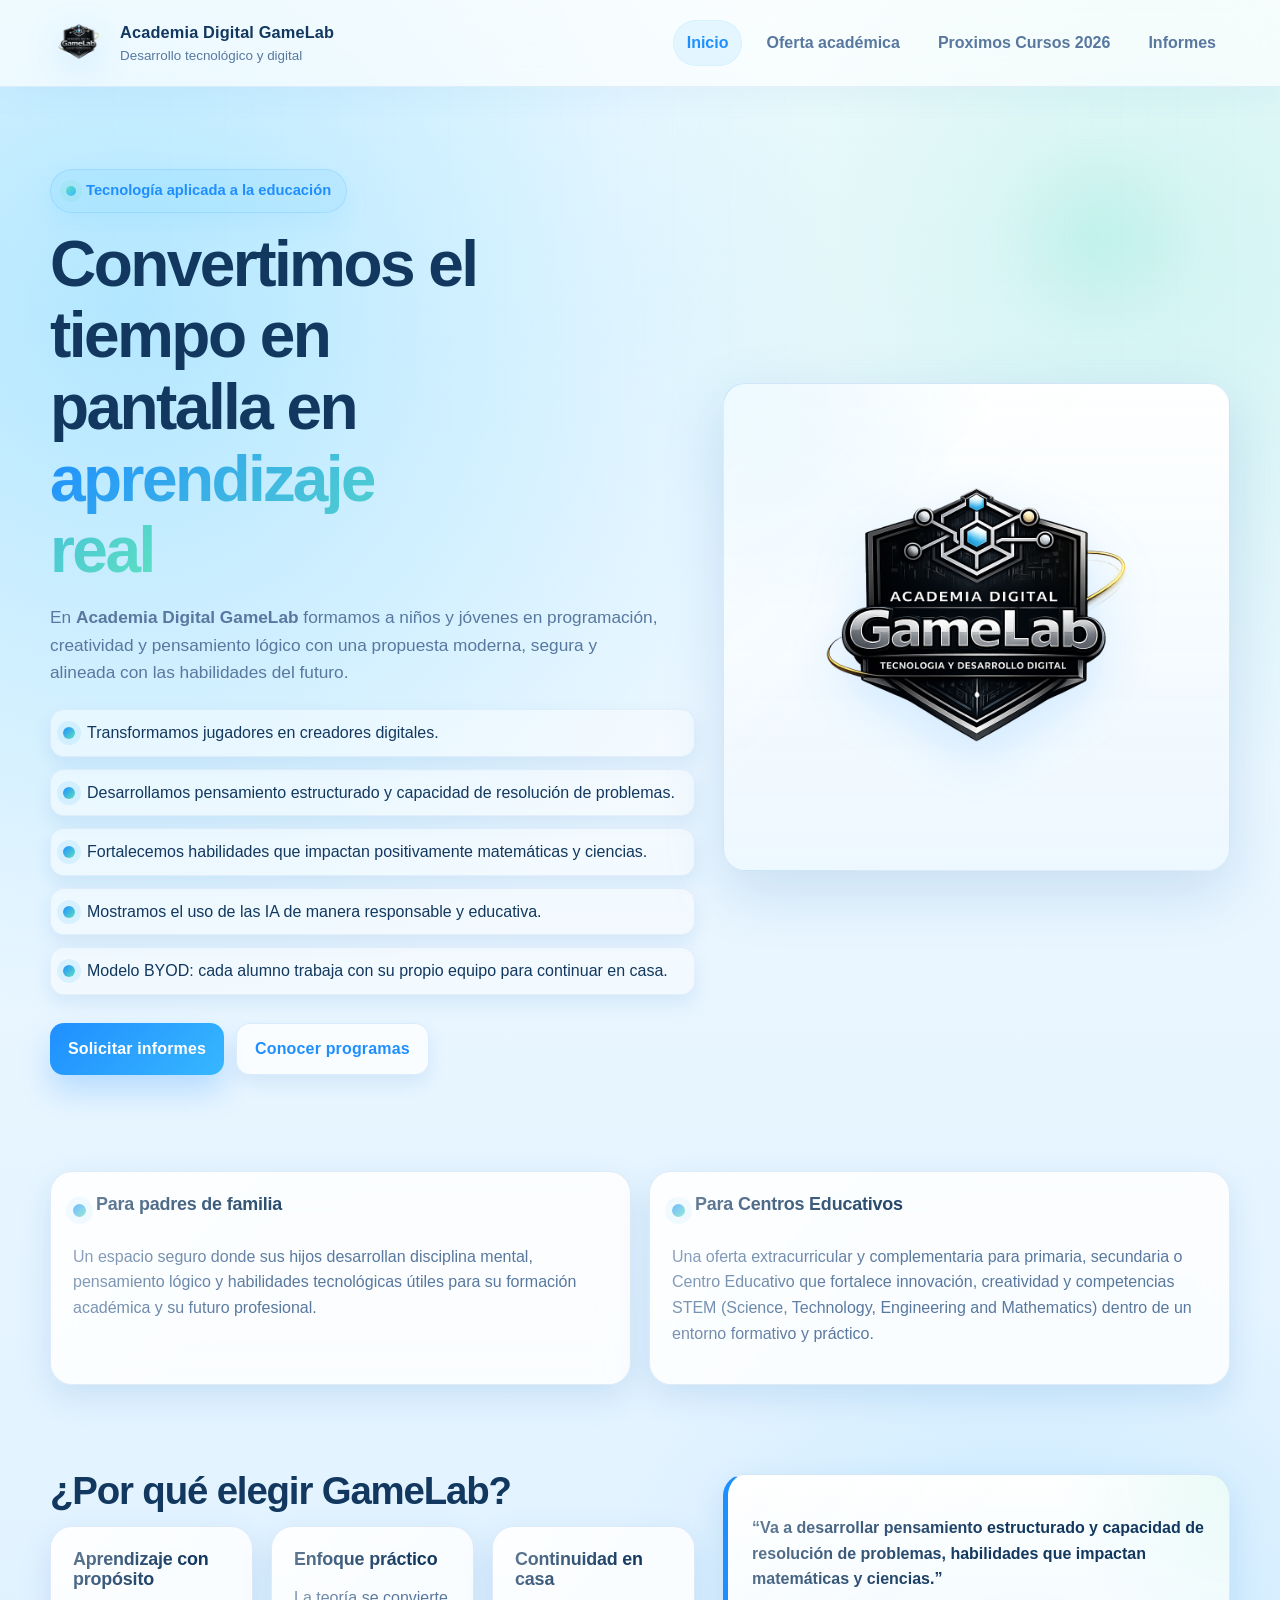
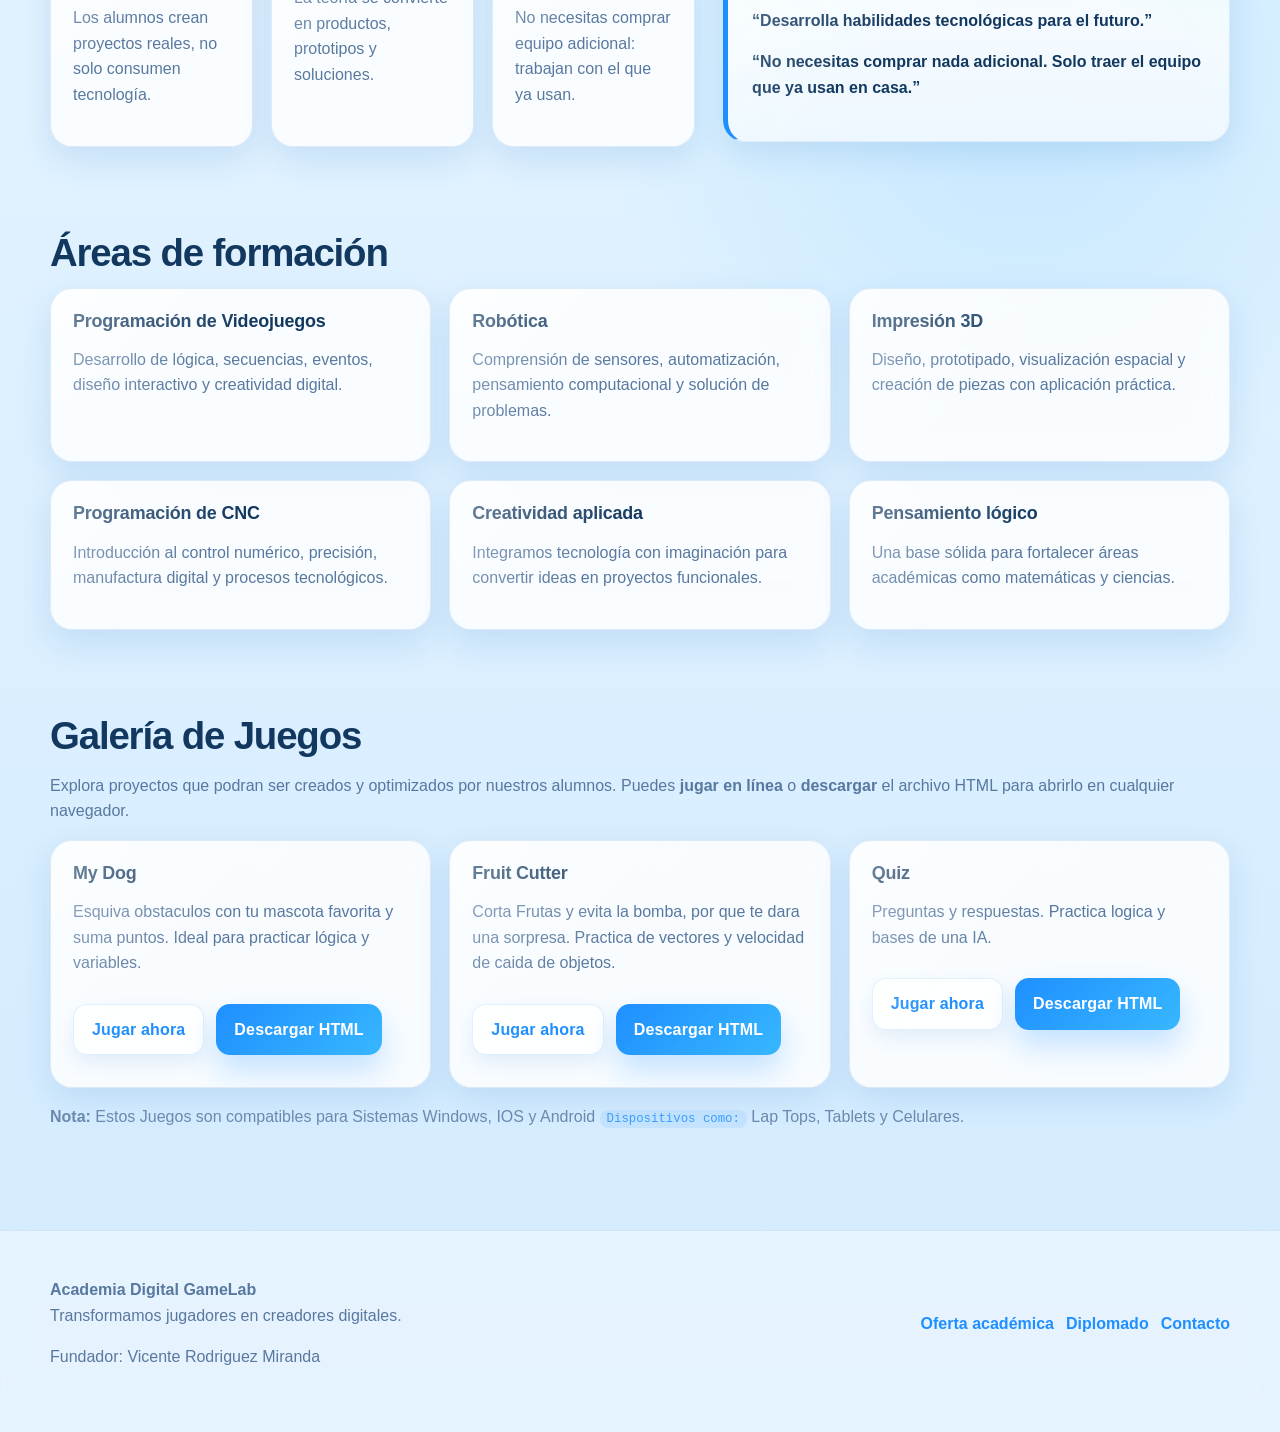
<file: index.html>
<!DOCTYPE html>
<html lang="es">
<head>
  <meta charset="UTF-8" />
  <meta name="viewport" content="width=device-width, initial-scale=1.0" />
  <meta name="description" content="Academia Digital GameLab: formación tecnológica para niños y jóvenes en programación de videojuegos, robótica, impresión 3D y CNC." />
  <title>Academia Digital GameLab | Formación tecnológica para niños y jóvenes</title>
  <link rel="stylesheet" href="styles.css" />
</head>
<body>
  <header>
    <div class="container navbar">
      <a class="brand" href="index.html">
        <img src="logo-gamelab.png" alt="Logo Academia Digital GameLab" />
        <div>
          <strong>Academia Digital GameLab</strong>
          <span>Desarrollo tecnológico y digital</span>
        </div>
      </a>
      <nav>
        <a class="active" href="index.html">Inicio</a>
        <a href="oferta-academica.html">Oferta académica</a>
        <a href="diplomado-abril.html">Proximos Cursos 2026</a>
        <a href="contacto.html">Informes</a>
      </nav>
    </div>
  </header>

  <main>
    <section class="hero">
      <div class="container hero-grid">
        <div>
          <div class="badge">Tecnología aplicada a la educación</div>
          <h1>Convertimos el tiempo en pantalla en <span class="highlight">aprendizaje real</span></h1>
          <p class="lead">
            En <strong>Academia Digital GameLab</strong> formamos a niños y jóvenes en programación, creatividad y pensamiento lógico con una propuesta moderna, segura y alineada con las habilidades del futuro.
          </p>
          <div class="hero-points">
            <div class="point">Transformamos jugadores en creadores digitales.</div>
            <div class="point">Desarrollamos pensamiento estructurado y capacidad de resolución de problemas.</div>
            <div class="point">Fortalecemos habilidades que impactan positivamente matemáticas y ciencias.</div>
            <div class="point">Mostramos el uso de las IA de manera responsable y educativa.</div>
            <div class="point">Modelo BYOD: cada alumno trabaja con su propio equipo para continuar en casa.</div>
          </div>
          <div class="actions">
            <a class="btn btn-primary" href="contacto.html">Solicitar informes</a>
            <a class="btn btn-secondary" href="oferta-academica.html">Conocer programas</a>
          </div>
        </div>
        <div class="logo-card panel">
          <img src="logo-gamelab.png" alt="Logo oficial de Academia Digital GameLab" />
        </div>
      </div>
    </section>

    <section class="section">
      <div class="container cards">
        <article class="card">
          <div class="icon-title"><span class="icon"></span><h3>Para padres de familia</h3></div>
          <p>Un espacio seguro donde sus hijos desarrollan disciplina mental, pensamiento lógico y habilidades tecnológicas útiles para su formación académica y su futuro profesional.</p>
        </article>
        <article class="card">
          <div class="icon-title"><span class="icon"></span><h3>Para Centros Educativos</h3></div>
          <p>Una oferta extracurricular y complementaria para primaria, secundaria o Centro Educativo que fortalece innovación, creatividad y competencias STEM (Science, Technology, Engineering and Mathematics) dentro de un entorno formativo y práctico.</p>
        </article>
      </div>
    </section>

    <section class="section">
      <div class="container two-col">
        <div>
          <h2>¿Por qué elegir GameLab?</h2>
          <div class="grid-3">
            <div class="card">
              <h3>Aprendizaje con propósito</h3>
              <p>Los alumnos crean proyectos reales, no solo consumen tecnología.</p>
            </div>
            <div class="card">
              <h3>Enfoque práctico</h3>
              <p>La teoría se convierte en productos, prototipos y soluciones.</p>
            </div>
            <div class="card">
              <h3>Continuidad en casa</h3>
              <p>No necesitas comprar equipo adicional: trabajan con el que ya usan.</p>
            </div>
          </div>
        </div>
        <div class="quote">
          <p><strong>“Va a desarrollar pensamiento estructurado y capacidad de resolución de problemas, habilidades que impactan matemáticas y ciencias.”</strong></p>
          <p><strong>“Desarrolla habilidades tecnológicas para el futuro.”</strong></p>
          <p><strong>“No necesitas comprar nada adicional. Solo traer el equipo que ya usan en casa.”</strong></p>
        </div>
      </div>
    </section>

    <section class="section">
      <div class="container">
        <h2>Áreas de formación</h2>
        <div class="grid-3">
          <article class="card">
            <h3>Programación de Videojuegos</h3>
            <p>Desarrollo de lógica, secuencias, eventos, diseño interactivo y creatividad digital.</p>
          </article>
          <article class="card">
            <h3>Robótica</h3>
            <p>Comprensión de sensores, automatización, pensamiento computacional y solución de problemas.</p>
          </article>
          <article class="card">
            <h3>Impresión 3D</h3>
            <p>Diseño, prototipado, visualización espacial y creación de piezas con aplicación práctica.</p>
          </article>
          <article class="card">
            <h3>Programación de CNC</h3>
            <p>Introducción al control numérico, precisión, manufactura digital y procesos tecnológicos.</p>
          </article>
          <article class="card">
            <h3>Creatividad aplicada</h3>
            <p>Integramos tecnología con imaginación para convertir ideas en proyectos funcionales.</p>
          </article>
          <article class="card">
            <h3>Pensamiento lógico</h3>
            <p>Una base sólida para fortalecer áreas académicas como matemáticas y ciencias.</p>
          </article>
        </div>
      </div>
    </section>

    <!-- ✅ NUEVA SECCIÓN: DESCARGA DE JUEGOS SCRATCH (.HTML) -->
    <section class="section">
      <div class="container">
        <h2>Galería de Juegos</h2>
        <p>Explora proyectos que podran ser creados y optimizados por nuestros alumnos. Puedes <strong>jugar en línea</strong> o <strong>descargar</strong> el archivo HTML para abrirlo en cualquier navegador.</p>

        <div class="grid-3">

          <article class="card">
            <h3>My Dog</h3>
            <p>Esquiva obstaculos con tu mascota favorita y suma puntos. Ideal para practicar lógica y variables.</p>
            <div class="actions">
              <a class="btn btn-secondary" href="Juegos/My Dog.html" target="_blank" rel="noopener">
                Jugar ahora
              </a>
              <a class="btn btn-primary" href="Juegos/My Dog.html" download>
                Descargar HTML
              </a>
            </div>
          </article>

          <article class="card">
            <h3>Fruit Cutter</h3>
            <p>Corta Frutas y evita la bomba, por que te dara una sorpresa. Practica de vectores y velocidad de caida de objetos.</p>
            <div class="actions">
              <a class="btn btn-secondary" href="Juegos/Fruit.html" target="_blank" rel="noopener">
                Jugar ahora
              </a>
              <a class="btn btn-primary" href="Juegos/Fruit.html" download>
                Descargar HTML
              </a>
            </div>
          </article>

          <article class="card">
            <h3>Quiz</h3>
            <p>Preguntas y respuestas. Practica logica y bases de una IA.</p>
            <div class="actions">
              <a class="btn btn-secondary" href="Juegos/Quiz.html" target="_blank" rel="noopener">
                Jugar ahora
              </a>
              <a class="btn btn-primary" href="Juegos/Quiz.html" download>
                Descargar HTML
              </a>
            </div>
          </article>

        </div>

        <p style="margin-top:16px; opacity:.85;">
          <strong>Nota:</strong> Estos Juegos son compatibles para Sistemas Windows, IOS y Android
          <code>Dispositivos como:</code> Lap Tops, Tablets y Celulares.
        </p>
      </div>
    </section>

  </main>

  <footer>
    <div class="container footer-grid">
      <div>
        <p><strong>Academia Digital GameLab</strong><br />Transformamos jugadores en creadores digitales.</p>
        <p>Fundador: Vicente Rodriguez Miranda</p>
      </div>
      <div class="footer-links">
        <a href="oferta-academica.html">Oferta académica</a>
        <a href="diplomado-abril.html">Diplomado</a>
        <a href="contacto.html">Contacto</a>
      </div>
    </div>
  </footer>
</body>
</html>
</file>
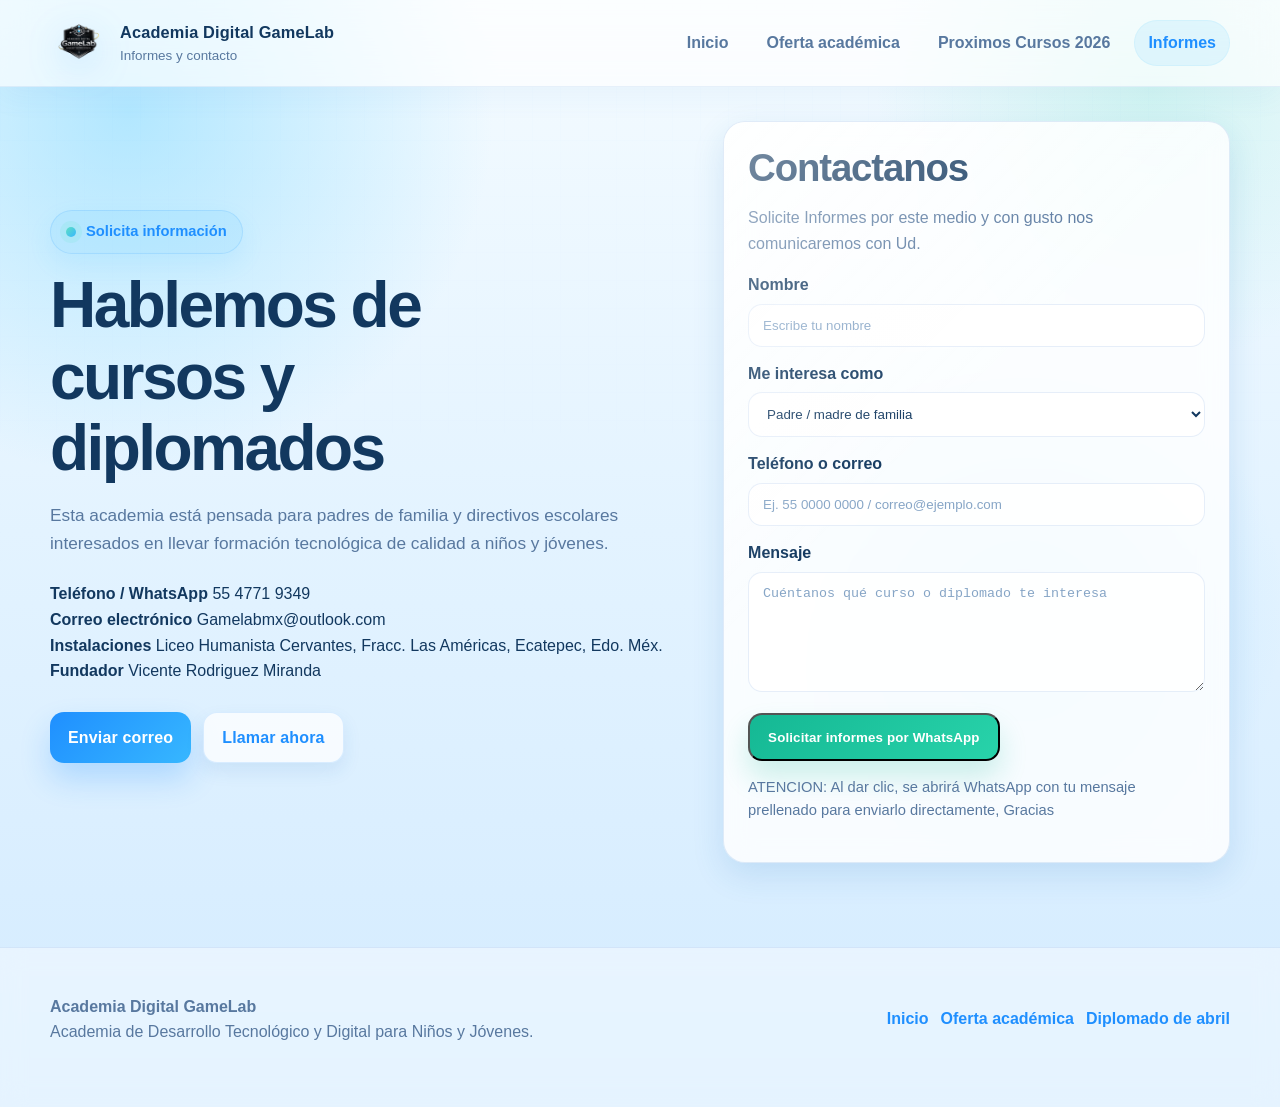
<file: contacto.html>
<!DOCTYPE html>
<html lang="es">
<head>
  <meta charset="UTF-8" />
  <meta name="viewport" content="width=device-width, initial-scale=1.0" />
  <meta name="description" content="Solicita informes de cursos y diplomados de Academia Digital GameLab." />
  <title>Informes y contacto | Academia Digital GameLab</title>
  <link rel="stylesheet" href="styles.css" />
</head>
<body>
  <header>
    <div class="container navbar">
      <a class="brand" href="index.html">
        <img src="logo-gamelab.png" alt="Logo Academia Digital GameLab" />
        <div>
          <strong>Academia Digital GameLab</strong>
          <span>Informes y contacto</span>
        </div>
      </a>
      <nav>
        <a href="index.html">Inicio</a>
        <a href="oferta-academica.html">Oferta académica</a>
        <a href="diplomado-abril.html">Proximos Cursos 2026</a>
        <a class="active" href="contacto.html">Informes</a>
      </nav>
    </div>
  </header>

  <main class="section">
    <div class="container two-col">
      <div>
        <div class="badge">Solicita información</div>
        <h1>Hablemos de cursos y diplomados</h1>
        <p class="lead">Esta academia está pensada para padres de familia y directivos escolares interesados en llevar formación tecnológica de calidad a niños y jóvenes.</p>

        <div class="t-list" style="margin-top: 24px;">
          <div class="t-item">
            <strong>Teléfono / WhatsApp</strong>
            <span>55 4771 9349</span>
          </div>
          <div class="t-item">
            <strong>Correo electrónico</strong>
            <span>Gamelabmx@outlook.com</span>
          </div>
          <div class="t-item">
            <strong>Instalaciones</strong>
            <span>Liceo Humanista Cervantes, Fracc. Las Américas, Ecatepec, Edo. Méx.</span>
          </div>
          <div class="t-item">
            <strong>Fundador</strong>
            <span>Vicente Rodriguez Miranda</span>
          </div>
        </div>

        <div class="actions">
          <a class="btn btn-primary" href="mailto:Gamelabmx@outlook.com">Enviar correo</a>
          <a class="btn btn-secondary" href="tel:5547719349">Llamar ahora</a>
        </div>
      </div>

      <div class="form-card">
        <h2>Contactanos</h2>
        <p>Solicite Informes por este medio y con gusto nos comunicaremos con Ud.</p>

        <form id="whatsappForm">
          <label for="nombre">Nombre</label>
          <input id="nombre" type="text" placeholder="Escribe tu nombre" />

          <label for="tipo">Me interesa como</label>
          <select id="tipo">
            <option>Padre / madre de familia</option>
            <option>Tutor</option>
            <option>Escuela primaria</option>
            <option>Escuela secundaria</option>
            <option>Otro centro educativo</option>
          </select>

          <label for="contacto">Teléfono o correo</label>
          <input id="contacto" type="text" placeholder="Ej. 55 0000 0000 / correo@ejemplo.com" />

          <label for="mensaje">Mensaje</label>
          <textarea id="mensaje" placeholder="Cuéntanos qué curso o diplomado te interesa"></textarea>

          <button class="btn btn-whatsapp" id="whatsappBtn" type="button">Solicitar informes por WhatsApp</button>
          <p class="small-note">ATENCION: Al dar clic, se abrirá WhatsApp con tu mensaje prellenado para enviarlo directamente, Gracias</p>
        </form>
      </div>
    </div>
  </main>

  <footer>
    <div class="container footer-grid">
      <div>
        <p><strong>Academia Digital GameLab</strong><br />Academia de Desarrollo Tecnológico y Digital para Niños y Jóvenes.</p>
      </div>
      <div class="footer-links">
        <a href="index.html">Inicio</a>
        <a href="oferta-academica.html">Oferta académica</a>
        <a href="diplomado-abril.html">Diplomado de abril</a>
      </div>
    </div>
  </footer>

  <script>
    (function () {
      const form = document.getElementById('whatsappForm');
      const button = document.getElementById('whatsappBtn');
      const phone = '525547719349';

      function buildMessage() {
        const nombre = document.getElementById('nombre').value.trim();
        const tipo = document.getElementById('tipo').value.trim();
        const contacto = document.getElementById('contacto').value.trim();
        const mensaje = document.getElementById('mensaje').value.trim();

        const lines = [
          'Hola, me gustaría solicitar informes de Academia Digital GameLab.',
          '',
          'Nombre: ' + (nombre || 'No indicado'),
          'Interés como: ' + (tipo || 'No indicado'),
          'Teléfono o correo: ' + (contacto || 'No indicado'),
          'Mensaje: ' + (mensaje || 'Me gustaría recibir información sobre sus cursos y diplomados.')
        ];

        return lines.join('\n');
      }

      button.addEventListener('click', function () {
        const url = 'https://wa.me/' + phone + '?text=' + encodeURIComponent(buildMessage());
        window.open(url, '_blank');
      });

      form.addEventListener('submit', function (event) {
        event.preventDefault();
        button.click();
      });
    })();
  </script>
</body>
</html>
</file>
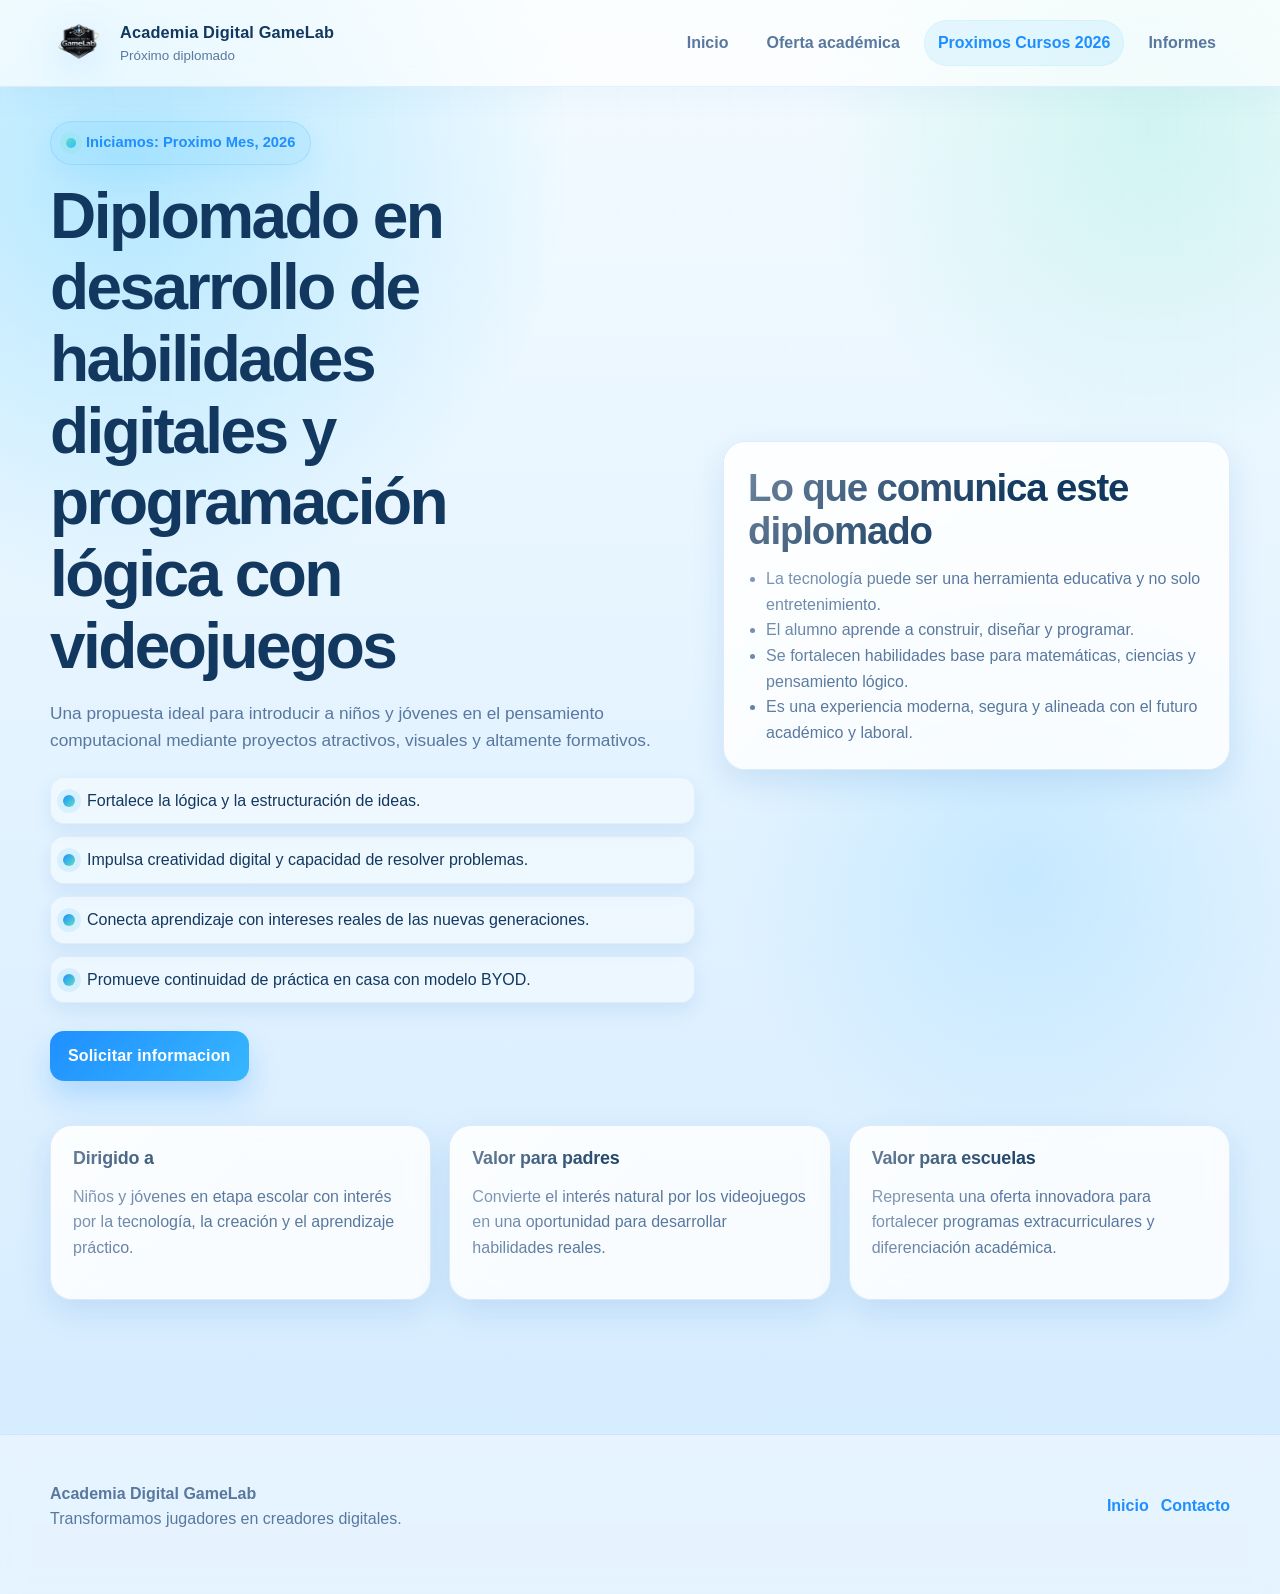
<file: diplomado-abril.html>
<!DOCTYPE html>
<html lang="es">
<head>
  <meta charset="UTF-8" />
  <meta name="viewport" content="width=device-width, initial-scale=1.0" />
  <meta name="description" content="Próximo diplomado en Academia Digital GameLab." />
  <title>Diplomado | Academia Digital GameLab</title>
  <link rel="stylesheet" href="styles.css" />
</head>
<body>
  <header>
    <div class="container navbar">
      <a class="brand" href="index.html">
        <img src="logo-gamelab.png" alt="Logo Academia Digital GameLab" />
        <div>
          <strong>Academia Digital GameLab</strong>
          <span>Próximo diplomado</span>
        </div>
      </a>
      <nav>
        <a href="index.html">Inicio</a>
        <a href="oferta-academica.html">Oferta académica</a>
        <a class="active" href="diplomado-abril.html">Proximos Cursos 2026</a>
        <a href="contacto.html">Informes</a>
      </nav>
    </div>
  </header>

  <main class="section">
    <div class="container two-col">
      <div>
        <div class="badge">Iniciamos: Proximo Mes, 2026</div>
        <h1>Diplomado en desarrollo de habilidades digitales y programación lógica con videojuegos</h1>
        <p class="lead">Una propuesta ideal para introducir a niños y jóvenes en el pensamiento computacional mediante proyectos atractivos, visuales y altamente formativos.</p>
        <div class="hero-points">
          <div class="point">Fortalece la lógica y la estructuración de ideas.</div>
          <div class="point">Impulsa creatividad digital y capacidad de resolver problemas.</div>
          <div class="point">Conecta aprendizaje con intereses reales de las nuevas generaciones.</div>
          <div class="point">Promueve continuidad de práctica en casa con modelo BYOD.</div>
        </div>
        <div class="actions">
          <a class="btn btn-primary" href="contacto.html">Solicitar informacion</a>
        </div>
      </div>
      <div class="panel">
        <h2>Lo que comunica este diplomado</h2>
        <ul class="list-clean">
          <li>La tecnología puede ser una herramienta educativa y no solo entretenimiento.</li>
          <li>El alumno aprende a construir, diseñar y programar.</li>
          <li>Se fortalecen habilidades base para matemáticas, ciencias y pensamiento lógico.</li>
          <li>Es una experiencia moderna, segura y alineada con el futuro académico y laboral.</li>
        </ul>
      </div>
    </div>

    <section class="section">
      <div class="container grid-3">
        <article class="card">
          <h3>Dirigido a</h3>
          <p>Niños y jóvenes en etapa escolar con interés por la tecnología, la creación y el aprendizaje práctico.</p>
        </article>
        <article class="card">
          <h3>Valor para padres</h3>
          <p>Convierte el interés natural por los videojuegos en una oportunidad para desarrollar habilidades reales.</p>
        </article>
        <article class="card">
          <h3>Valor para escuelas</h3>
          <p>Representa una oferta innovadora para fortalecer programas extracurriculares y diferenciación académica.</p>
        </article>
      </div>
    </section>
  </main>

  <footer>
    <div class="container footer-grid">
      <div>
        <p><strong>Academia Digital GameLab</strong><br />Transformamos jugadores en creadores digitales.</p>
      </div>
      <div class="footer-links">
        <a href="index.html">Inicio</a>
        <a href="contacto.html">Contacto</a>
      </div>
    </div>
  </footer>
</body>
</html>
</file>
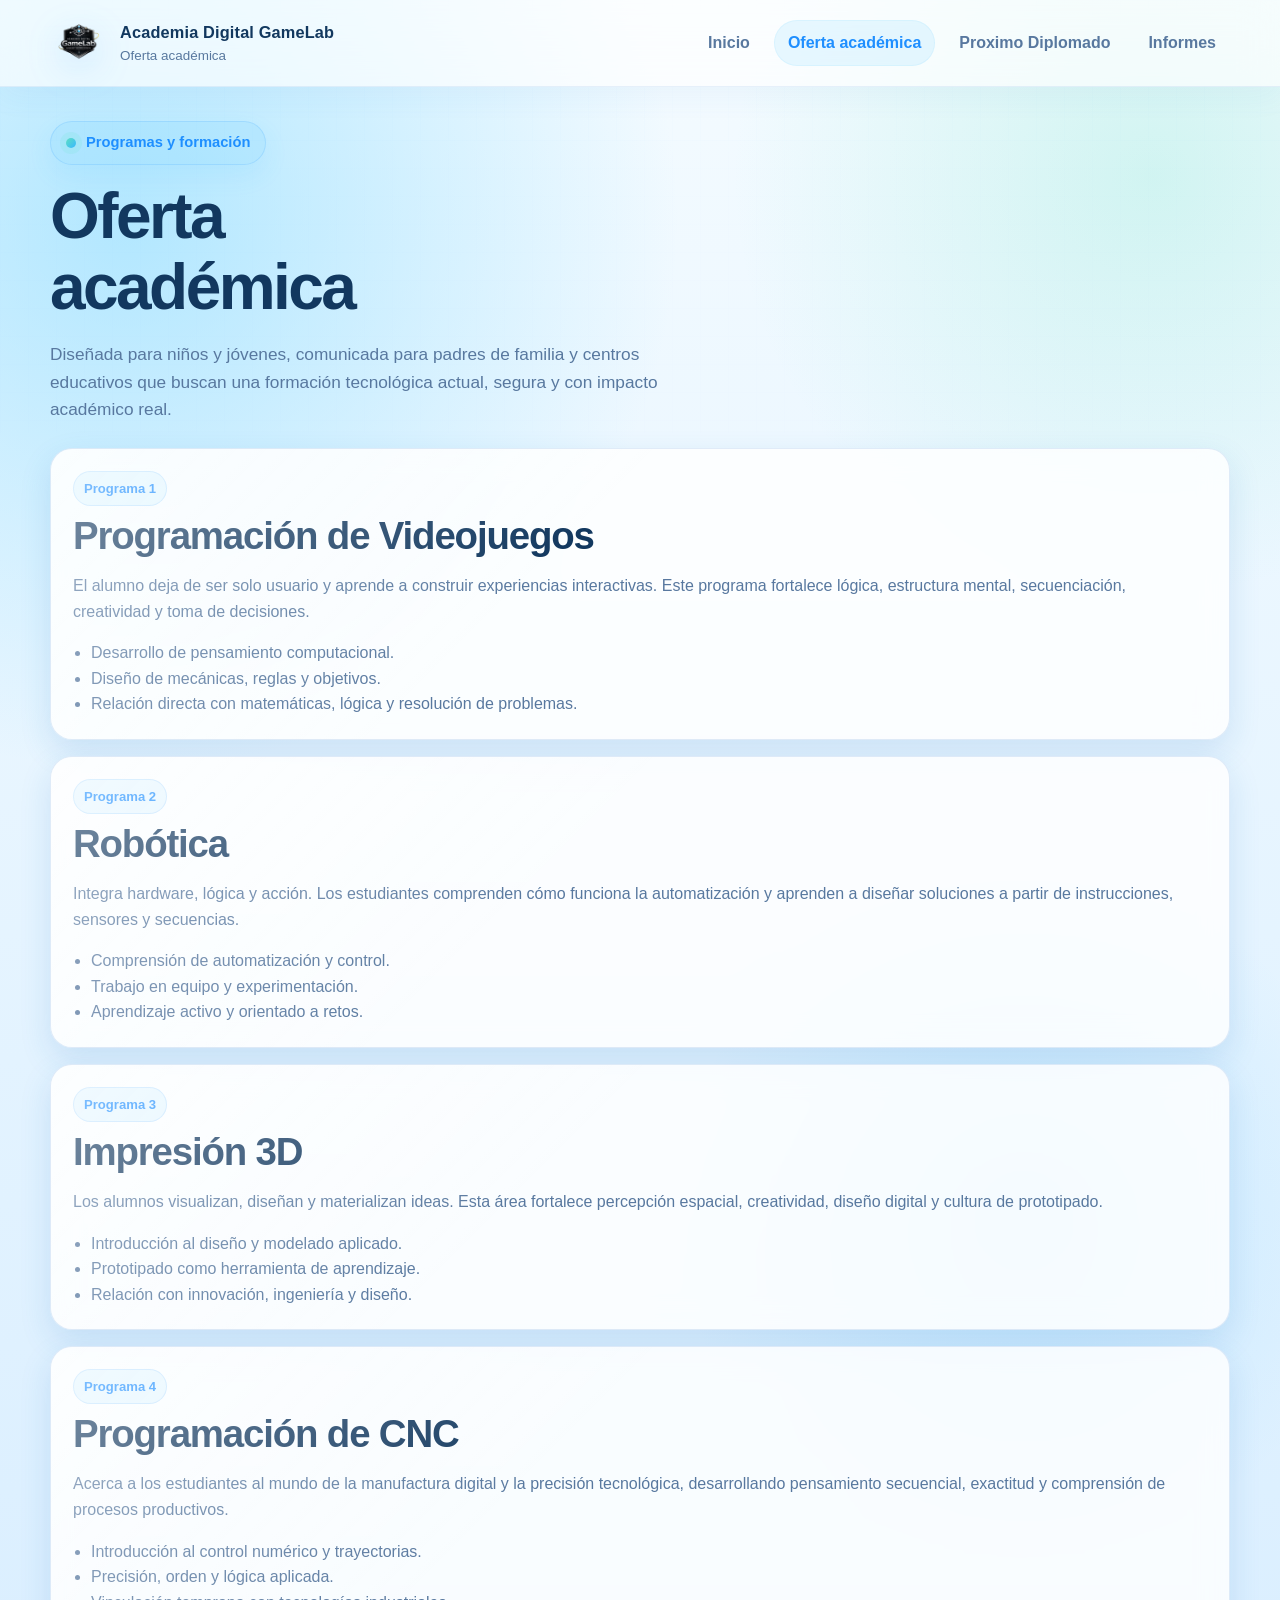
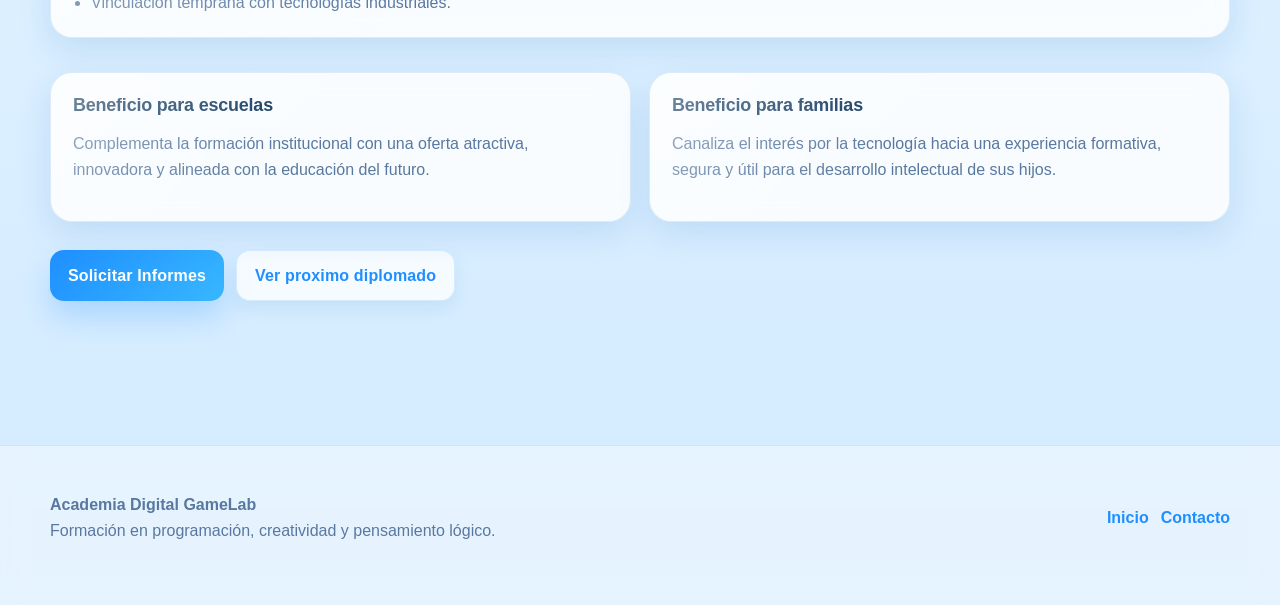
<file: oferta-academica.html>
<!DOCTYPE html>
<html lang="es">
<head>
  <meta charset="UTF-8" />
  <meta name="viewport" content="width=device-width, initial-scale=1.0" />
  <meta name="description" content="Oferta académica de Academia Digital GameLab." />
  <title>Oferta académica | Academia Digital GameLab</title>
  <link rel="stylesheet" href="styles.css" />
</head>
<body>
  <header>
    <div class="container navbar">
      <a class="brand" href="index.html">
        <img src="logo-gamelab.png" alt="Logo Academia Digital GameLab" />
        <div>
          <strong>Academia Digital GameLab</strong>
          <span>Oferta académica</span>
        </div>
      </a>
      <nav>
        <a href="index.html">Inicio</a>
        <a class="active" href="oferta-academica.html">Oferta académica</a>
        <a href="diplomado-abril.html">Proximo Diplomado</a>
        <a href="contacto.html">Informes</a>
      </nav>
    </div>
  </header>

  <main class="section">
    <div class="container">
      <div class="badge">Programas y formación</div>
      <h1>Oferta académica</h1>
      <p class="lead">Diseñada para niños y jóvenes, comunicada para padres de familia y centros educativos que buscan una formación tecnológica actual, segura y con impacto académico real.</p>

      <div class="timeline" style="margin-top: 24px;">
        <article class="card">
          <span class="step">Programa 1</span>
          <h2>Programación de Videojuegos</h2>
          <p>El alumno deja de ser solo usuario y aprende a construir experiencias interactivas. Este programa fortalece lógica, estructura mental, secuenciación, creatividad y toma de decisiones.</p>
          <ul class="list-clean">
            <li>Desarrollo de pensamiento computacional.</li>
            <li>Diseño de mecánicas, reglas y objetivos.</li>
            <li>Relación directa con matemáticas, lógica y resolución de problemas.</li>
          </ul>
        </article>

        <article class="card">
          <span class="step">Programa 2</span>
          <h2>Robótica</h2>
          <p>Integra hardware, lógica y acción. Los estudiantes comprenden cómo funciona la automatización y aprenden a diseñar soluciones a partir de instrucciones, sensores y secuencias.</p>
          <ul class="list-clean">
            <li>Comprensión de automatización y control.</li>
            <li>Trabajo en equipo y experimentación.</li>
            <li>Aprendizaje activo y orientado a retos.</li>
          </ul>
        </article>

        <article class="card">
          <span class="step">Programa 3</span>
          <h2>Impresión 3D</h2>
          <p>Los alumnos visualizan, diseñan y materializan ideas. Esta área fortalece percepción espacial, creatividad, diseño digital y cultura de prototipado.</p>
          <ul class="list-clean">
            <li>Introducción al diseño y modelado aplicado.</li>
            <li>Prototipado como herramienta de aprendizaje.</li>
            <li>Relación con innovación, ingeniería y diseño.</li>
          </ul>
        </article>

        <article class="card">
          <span class="step">Programa 4</span>
          <h2>Programación de CNC</h2>
          <p>Acerca a los estudiantes al mundo de la manufactura digital y la precisión tecnológica, desarrollando pensamiento secuencial, exactitud y comprensión de procesos productivos.</p>
          <ul class="list-clean">
            <li>Introducción al control numérico y trayectorias.</li>
            <li>Precisión, orden y lógica aplicada.</li>
            <li>Vinculación temprana con tecnologías industriales.</li>
          </ul>
        </article>
      </div>

      <section class="section">
        <div class="cards">
          <article class="card">
            <h3>Beneficio para escuelas</h3>
            <p>Complementa la formación institucional con una oferta atractiva, innovadora y alineada con la educación del futuro.</p>
          </article>
          <article class="card">
            <h3>Beneficio para familias</h3>
            <p>Canaliza el interés por la tecnología hacia una experiencia formativa, segura y útil para el desarrollo intelectual de sus hijos.</p>
          </article>
        </div>
        <div class="actions">
          <a class="btn btn-primary" href="contacto.html">Solicitar Informes</a>
          <a class="btn btn-secondary" href="diplomado-abril.html">Ver proximo diplomado</a>
        </div>
      </section>
    </div>
  </main>

  <footer>
    <div class="container footer-grid">
      <div>
        <p><strong>Academia Digital GameLab</strong><br />Formación en programación, creatividad y pensamiento lógico.</p>
      </div>
      <div class="footer-links">
        <a href="index.html">Inicio</a>
        <a href="contacto.html">Contacto</a>
      </div>
    </div>
  </footer>
</body>
</html>
</file>
<file: styles.css>
:root {
  --bg-1: #f4fbff;
  --bg-2: #e3f3ff;
  --bg-3: #d3ebff;
  --surface: rgba(255, 255, 255, 0.82);
  --surface-strong: rgba(255, 255, 255, 0.94);
  --line: rgba(49, 118, 202, 0.14);
  --text: #12385f;
  --muted: #58789f;
  --primary: #1f8fff;
  --primary-2: #37b7ff;
  --primary-3: #7fd8ff;
  --accent: #5ee0c2;
  --accent-2: #8ef3de;
  --glow: rgba(55, 183, 255, 0.22);
  --shadow-lg: 0 20px 60px rgba(31, 111, 190, 0.18);
  --shadow-md: 0 12px 32px rgba(31, 111, 190, 0.14);
  --shadow-sm: 0 8px 18px rgba(31, 111, 190, 0.10);
  --radius-xl: 28px;
  --radius-lg: 22px;
  --radius-md: 16px;
  --radius-sm: 12px;
  --max: 1180px;
}

* { box-sizing: border-box; }

html {
  scroll-behavior: smooth;
}

body {
  margin: 0;
  font-family: Arial, Helvetica, sans-serif;
  color: var(--text);
  line-height: 1.6;
  background:
    radial-gradient(circle at 10% 10%, rgba(127, 216, 255, 0.55), transparent 24%),
    radial-gradient(circle at 90% 8%, rgba(94, 224, 194, 0.22), transparent 18%),
    radial-gradient(circle at 80% 55%, rgba(55, 183, 255, 0.16), transparent 22%),
    linear-gradient(180deg, var(--bg-1) 0%, var(--bg-2) 48%, var(--bg-3) 100%);
  min-height: 100vh;
}

body::before {
  content: "";
  position: fixed;
  inset: 0;
  pointer-events: none;
  opacity: 0.22;
  background-image:
    linear-gradient(rgba(31, 143, 255, 0.05) 1px, transparent 1px),
    linear-gradient(90deg, rgba(31, 143, 255, 0.05) 1px, transparent 1px);
  background-size: 28px 28px;
  mask-image: linear-gradient(180deg, rgba(0,0,0,0.8), transparent 85%);
}

img {
  max-width: 100%;
  display: block;
}

a {
  color: inherit;
  text-decoration: none;
}

.container {
  width: min(calc(100% - 32px), var(--max));
  margin: 0 auto;
}

/* Header */
header {
  position: sticky;
  top: 0;
  z-index: 20;
  backdrop-filter: blur(18px);
  -webkit-backdrop-filter: blur(18px);
  background: rgba(255, 255, 255, 0.66);
  border-bottom: 1px solid rgba(49, 118, 202, 0.10);
  box-shadow: 0 10px 30px rgba(31, 111, 190, 0.05);
}

.navbar {
  display: flex;
  align-items: center;
  justify-content: space-between;
  gap: 18px;
  padding: 14px 0;
}

.brand {
  display: flex;
  align-items: center;
  gap: 12px;
}

.brand img {
  width: 58px;
  height: 58px;
  object-fit: contain;
  filter: drop-shadow(0 10px 18px rgba(31, 143, 255, 0.18));
}

.brand strong {
  display: block;
  font-size: 1.02rem;
  color: var(--text);
  letter-spacing: 0.01em;
}

.brand span {
  display: block;
  font-size: 0.84rem;
  color: var(--muted);
}

nav {
  display: flex;
  flex-wrap: wrap;
  gap: 10px;
}

nav a {
  position: relative;
  padding: 10px 14px;
  border-radius: 999px;
  color: var(--muted);
  font-weight: 600;
  transition: all 0.25s ease;
}

nav a:hover,
nav a.active {
  color: var(--primary);
  background: rgba(55, 183, 255, 0.10);
  box-shadow: inset 0 0 0 1px rgba(55, 183, 255, 0.08);
}

/* Hero */
.hero {
  padding: 82px 0 52px;
  position: relative;
}

.hero::after {
  content: "";
  position: absolute;
  right: 6%;
  top: 40px;
  width: 220px;
  height: 220px;
  background: radial-gradient(circle, rgba(94, 224, 194, 0.16), transparent 66%);
  pointer-events: none;
  filter: blur(10px);
}

.hero-grid,
.two-col {
  display: grid;
  grid-template-columns: 1.12fr 0.88fr;
  gap: 28px;
  align-items: center;
}

.badge {
  display: inline-flex;
  align-items: center;
  gap: 10px;
  padding: 9px 15px;
  border-radius: 999px;
  font-size: 0.92rem;
  font-weight: 700;
  color: var(--primary);
  background: rgba(55, 183, 255, 0.10);
  border: 1px solid rgba(31, 143, 255, 0.14);
  box-shadow: 0 10px 24px rgba(55, 183, 255, 0.10);
  margin-bottom: 16px;
}

.badge::before {
  content: "";
  width: 10px;
  height: 10px;
  border-radius: 50%;
  background: linear-gradient(135deg, var(--accent), var(--primary-2));
  box-shadow: 0 0 0 6px rgba(94, 224, 194, 0.14);
}

h1, h2, h3 {
  line-height: 1.12;
  margin: 0 0 14px;
}

h1 {
  font-size: clamp(2.2rem, 5vw, 4.4rem);
  letter-spacing: -0.04em;
  max-width: 12ch;
}

h2 {
  font-size: clamp(1.7rem, 3vw, 2.8rem);
  letter-spacing: -0.03em;
}

h3 {
  font-size: 1.12rem;
  letter-spacing: -0.01em;
}

.highlight {
  background: linear-gradient(135deg, var(--primary), var(--accent));
  -webkit-background-clip: text;
  background-clip: text;
  color: transparent;
}

.lead {
  font-size: 1.08rem;
  max-width: 64ch;
  color: var(--muted);
}

.hero-points {
  display: grid;
  gap: 12px;
  margin-top: 22px;
}

.hero-points .point {
  display: flex;
  gap: 12px;
  align-items: flex-start;
  padding: 10px 12px;
  border-radius: 14px;
  background: rgba(255, 255, 255, 0.45);
  border: 1px solid rgba(49, 118, 202, 0.08);
  box-shadow: var(--shadow-sm);
}

.hero-points .point::before {
  content: "";
  flex: 0 0 12px;
  width: 12px;
  height: 12px;
  border-radius: 50%;
  margin-top: 7px;
  background: linear-gradient(135deg, var(--primary), var(--accent));
  box-shadow: 0 0 0 6px rgba(55, 183, 255, 0.12);
}

.actions {
  display: flex;
  flex-wrap: wrap;
  gap: 12px;
  margin: 28px 0 10px;
}

.btn {
  display: inline-flex;
  align-items: center;
  justify-content: center;
  min-height: 48px;
  padding: 12px 18px;
  border-radius: 14px;
  font-weight: 700;
  letter-spacing: 0.01em;
  transition: transform 0.2s ease, box-shadow 0.25s ease, background 0.25s ease;
}

.btn:hover {
  transform: translateY(-2px);
}

.btn-primary {
  color: #fff;
  background: linear-gradient(135deg, var(--primary), var(--primary-2));
  box-shadow: 0 16px 30px rgba(31, 143, 255, 0.24);
}

.btn-secondary {
  color: var(--primary);
  background: rgba(255, 255, 255, 0.75);
  border: 1px solid rgba(31, 143, 255, 0.14);
  box-shadow: var(--shadow-sm);
}

.btn-secondary:hover {
  background: rgba(255, 255, 255, 0.92);
}

.btn-whatsapp {
  color: #fff;
  background: linear-gradient(135deg, #15b894, #28d3aa);
  box-shadow: 0 16px 28px rgba(21, 184, 148, 0.20);
}

/* Surfaces */
.panel,
.card,
.quote,
.form-card,
.contact-item {
  background: var(--surface);
  border: 1px solid var(--line);
  border-radius: var(--radius-lg);
  box-shadow: var(--shadow-md);
  backdrop-filter: blur(14px);
  -webkit-backdrop-filter: blur(14px);
}

.panel,
.card,
.quote,
.form-card {
  position: relative;
  overflow: hidden;
}

.panel::before,
.card::before,
.quote::before,
.form-card::before {
  content: "";
  position: absolute;
  inset: 0;
  background:
    linear-gradient(135deg, rgba(255,255,255,0.45), transparent 42%);
  pointer-events: none;
}

.panel {
  padding: 24px;
}

.logo-card {
  padding: 28px;
  background:
    radial-gradient(circle at top left, rgba(127, 216, 255, 0.26), transparent 36%),
    linear-gradient(180deg, rgba(255,255,255,0.96), rgba(237,247,255,0.92));
  box-shadow: var(--shadow-lg);
}

.logo-card img {
  width: min(100%, 430px);
  margin: 0 auto;
  filter: drop-shadow(0 18px 26px rgba(31, 143, 255, 0.16));
}

/* Sections */
.section {
  padding: 34px 0 50px;
}

.cards {
  display: grid;
  grid-template-columns: repeat(2, minmax(0, 1fr));
  gap: 18px;
}

.grid-3 {
  display: grid;
  grid-template-columns: repeat(3, minmax(0, 1fr));
  gap: 18px;
}

.card {
  padding: 22px;
}

.card:hover {
  transform: translateY(-4px);
  transition: transform 0.2s ease;
  box-shadow: 0 18px 40px rgba(31, 111, 190, 0.16);
}

.card p,
.card li,
.quote p,
.form-card p,
footer p,
li,
p {
  color: var(--muted);
}

.icon-title {
  display: flex;
  align-items: center;
  gap: 10px;
}

.icon {
  width: 13px;
  height: 13px;
  border-radius: 50%;
  background: linear-gradient(135deg, var(--primary), var(--accent));
  box-shadow: 0 0 0 7px rgba(55, 183, 255, 0.10);
}

.quote {
  padding: 24px;
  border-left: 5px solid var(--primary);
  background:
    radial-gradient(circle at top right, rgba(94, 224, 194, 0.12), transparent 30%),
    linear-gradient(180deg, rgba(255,255,255,0.96), rgba(239,248,255,0.95));
}

.quote strong {
  color: var(--text);
}

.timeline {
  display: grid;
  gap: 16px;
}

.timeline .step {
  display: inline-flex;
  padding: 6px 10px;
  border-radius: 999px;
  background: rgba(55, 183, 255, 0.10);
  color: var(--primary);
  border: 1px solid rgba(31, 143, 255, 0.16);
  font-size: 0.82rem;
  font-weight: 700;
  margin-bottom: 8px;
}

/* Forms */
.form-card {
  padding: 24px;
}

label {
  display: block;
  margin-bottom: 6px;
  font-weight: 700;
  color: var(--text);
}

input,
textarea,
select {
  width: 100%;
  padding: 13px 14px;
  margin-bottom: 14px;
  border-radius: 14px;
  border: 1px solid rgba(49, 118, 202, 0.12);
  background: rgba(255, 255, 255, 0.86);
  color: var(--text);
  box-shadow: inset 0 1px 0 rgba(255,255,255,0.55);
  outline: none;
  transition: border-color 0.2s ease, box-shadow 0.2s ease, background 0.2s ease;
}

input:focus,
textarea:focus,
select:focus {
  border-color: rgba(31, 143, 255, 0.34);
  box-shadow: 0 0 0 4px rgba(31, 143, 255, 0.10);
  background: rgba(255,255,255,0.95);
}

input::placeholder,
textarea::placeholder {
  color: #86a5c6;
}

textarea {
  min-height: 120px;
  resize: vertical;
}

.small-note {
  font-size: 0.92rem;
  color: var(--muted);
}

/* Contact cards */
.contact-list {
  display: grid;
  gap: 12px;
}

.contact-item {
  padding: 16px;
  background: rgba(255,255,255,0.72);
}

.contact-item strong {
  display: block;
  color: var(--text);
  margin-bottom: 4px;
}

/* Footer */
footer {
  padding: 30px 0 46px;
  margin-top: 34px;
  border-top: 1px solid rgba(49, 118, 202, 0.12);
  background: rgba(255, 255, 255, 0.42);
  backdrop-filter: blur(12px);
  -webkit-backdrop-filter: blur(12px);
}

.footer-grid {
  display: grid;
  grid-template-columns: 1fr auto;
  gap: 16px;
  align-items: center;
}

.footer-links {
  display: flex;
  flex-wrap: wrap;
  gap: 12px;
}

.footer-links a {
  color: var(--primary);
  font-weight: 700;
}

/* Utility */
.list-clean {
  padding-left: 18px;
  margin: 0;
}

code {
  padding: 2px 7px;
  border-radius: 8px;
  background: rgba(31, 143, 255, 0.10);
  color: var(--primary);
  font-size: 0.95em;
}

hr {
  border: 0;
  border-top: 1px solid var(--line);
  margin: 28px 0;
}

/* Responsive */
@media (max-width: 900px) {
  .hero-grid,
  .two-col,
  .grid-3,
  .cards,
  .footer-grid {
    grid-template-columns: 1fr;
  }

  .navbar {
    flex-direction: column;
    align-items: flex-start;
  }

  .brand img {
    width: 48px;
    height: 48px;
  }

  .hero {
    padding-top: 62px;
  }

  h1 {
    max-width: 100%;
  }
}

@media (max-width: 640px) {
  .container {
    width: min(calc(100% - 22px), var(--max));
  }

  .section {
    padding: 26px 0 38px;
  }

  .card,
  .panel,
  .quote,
  .form-card {
    padding: 18px;
  }

  .actions {
    flex-direction: column;
    align-items: stretch;
  }

  .btn {
    width: 100%;
  }
}
</file>
